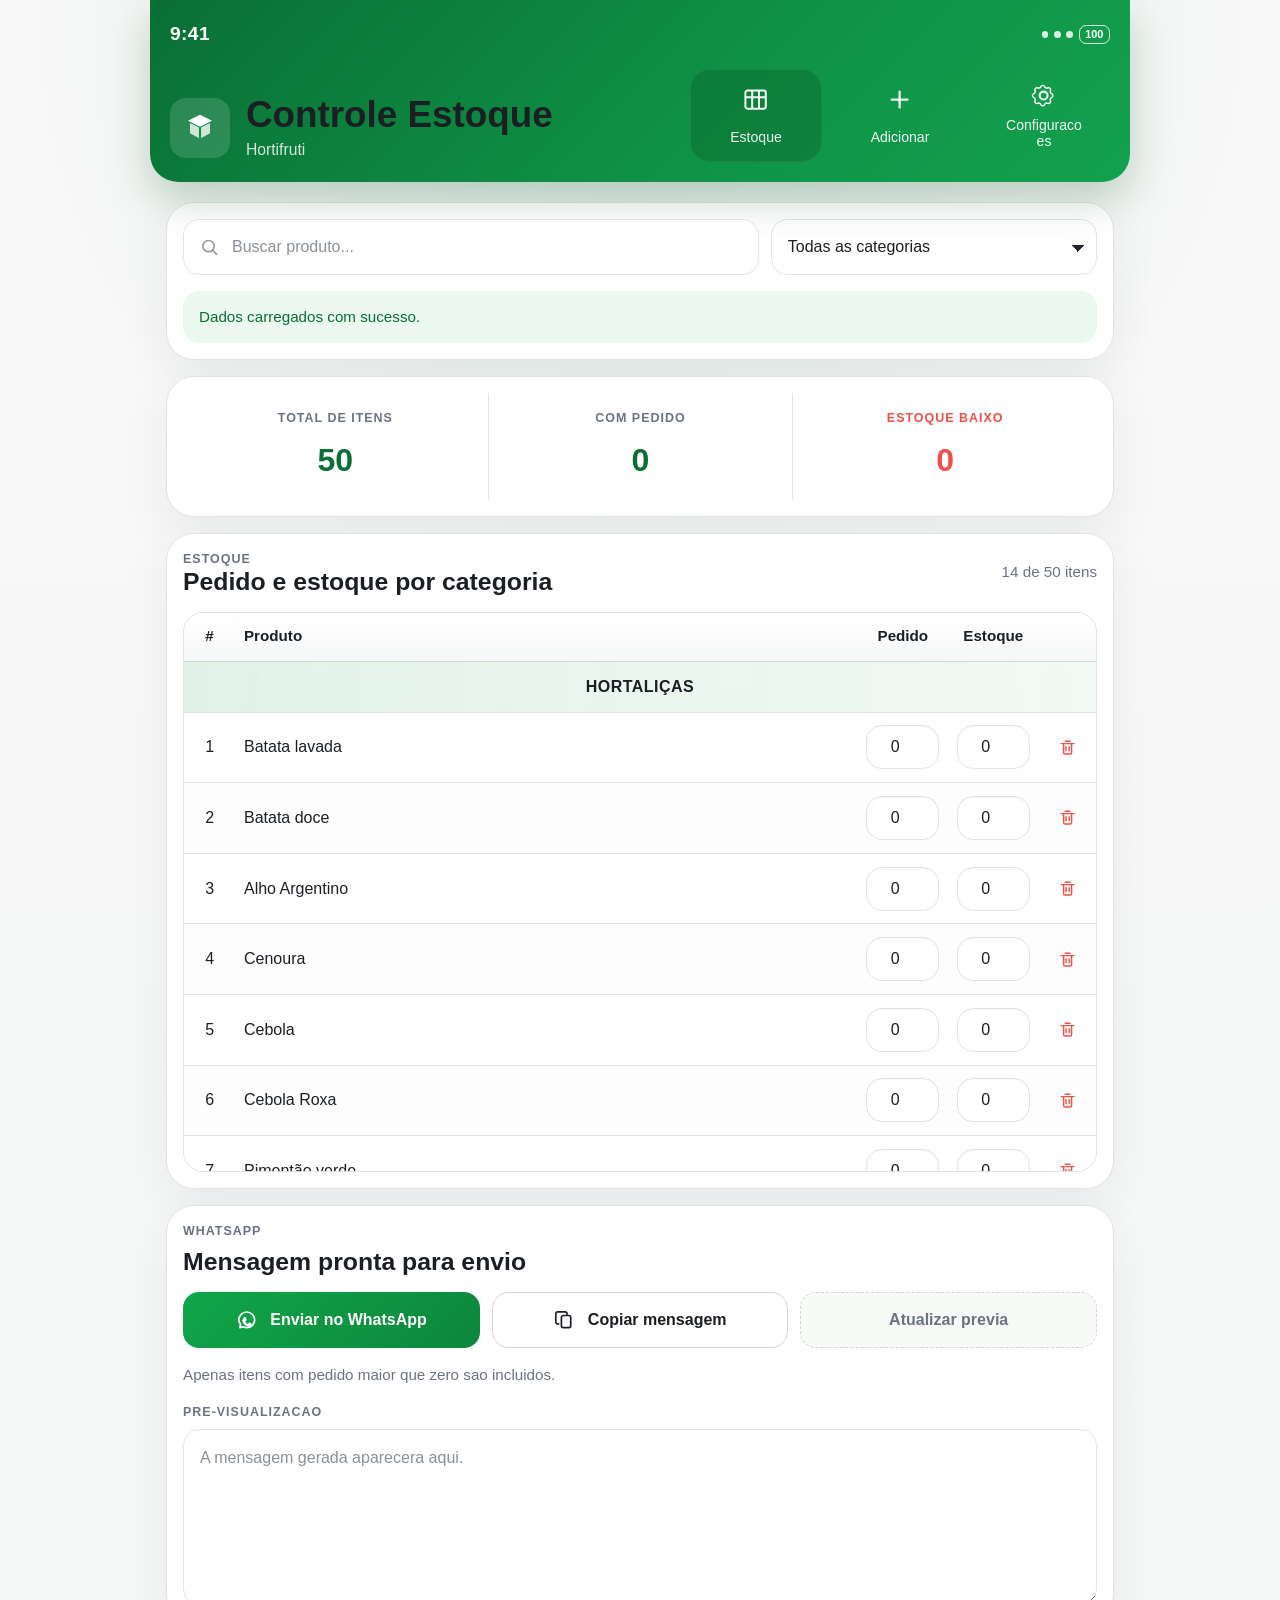
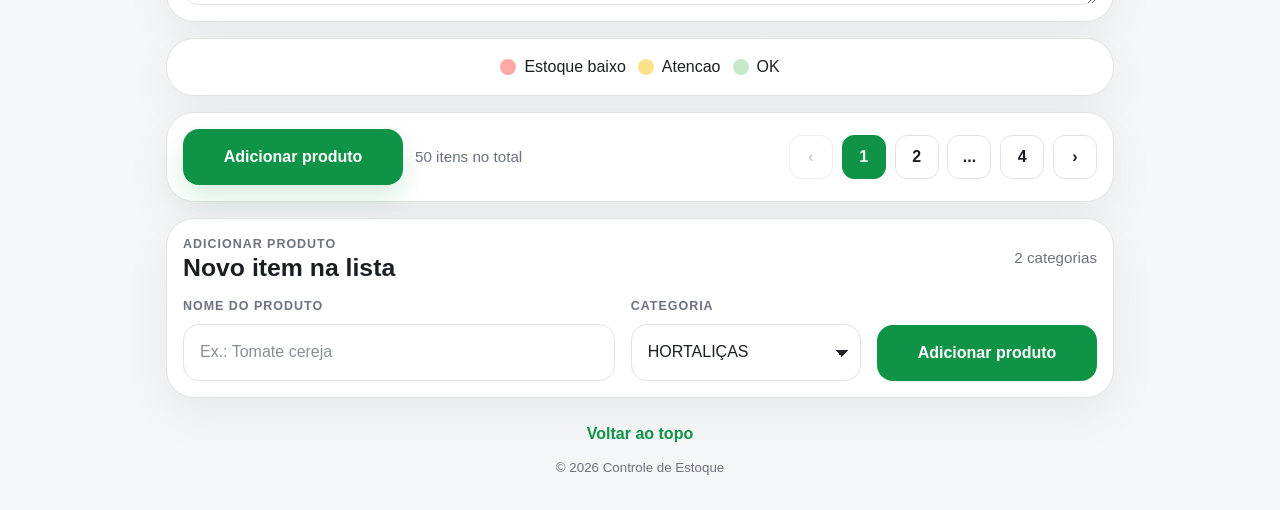
<file: index.html>
<!DOCTYPE html>
<html lang="pt-BR">
<head>
  <meta charset="UTF-8">
  <meta name="viewport" content="width=device-width, initial-scale=1.0, viewport-fit=cover">
  <meta name="theme-color" content="#0f9347">
  <meta name="description" content="Controle de estoque mobile para hortifruti com pedido, estoque e mensagem pronta para WhatsApp.">
  <title>Controle de Estoque</title>
  <link rel="manifest" href="manifest.json">
  <link rel="icon" href="assets/icons/icon.svg" type="image/svg+xml">
  <link rel="stylesheet" href="css/reset.css">
  <link rel="stylesheet" href="css/variaveis.css">
  <link rel="stylesheet" href="css/global.css">
  <link rel="stylesheet" href="css/layout.css">
  <link rel="stylesheet" href="css/componentes.css">
  <link rel="stylesheet" href="css/responsivo.css">
</head>
<body data-pagina="home">
  <div class="pagina" id="topo">
    <header class="topo-app">
      <div class="topo-app__barra" aria-hidden="true">
        <span class="topo-app__hora">9:41</span>
        <div class="topo-app__sinais">
          <span class="icone-sinal"></span>
          <span class="icone-sinal"></span>
          <span class="icone-sinal"></span>
          <span class="icone-bateria">100</span>
        </div>
      </div>

      <div class="topo-app__principal">
        <div class="topo-app__marca">
          <div class="logo-app" aria-hidden="true">
            <svg viewBox="0 0 24 24" fill="none">
              <path d="M12 2 3 6.5 12 11l9-4.5L12 2Z" fill="currentColor"></path>
              <path d="M4.5 8.2V16L12 20l7.5-4V8.2L12 12 4.5 8.2Z" fill="currentColor" opacity=".78"></path>
              <path d="M12 11v9" stroke="#0f9347" stroke-width="1.6"></path>
            </svg>
          </div>

          <div class="topo-app__titulos">
            <h1>Controle Estoque</h1>
            <p>Hortifruti</p>
          </div>
        </div>

        <nav class="atalhos-app" aria-label="Navegacao principal">
          <a class="atalho-app atalho-app--ativo" href="#secao-estoque">
            <span class="atalho-app__icone" aria-hidden="true">
              <svg viewBox="0 0 24 24" fill="none">
                <rect x="3" y="4" width="18" height="16" rx="2" stroke="currentColor" stroke-width="1.8"></rect>
                <path d="M3 10h18M9 4v16M15 4v16" stroke="currentColor" stroke-width="1.8"></path>
              </svg>
            </span>
            <span>Estoque</span>
          </a>

          <a class="atalho-app" href="#secao-adicionar">
            <span class="atalho-app__icone" aria-hidden="true">
              <svg viewBox="0 0 24 24" fill="none">
                <path d="M12 5v14M5 12h14" stroke="currentColor" stroke-width="2" stroke-linecap="round"></path>
              </svg>
            </span>
            <span>Adicionar</span>
          </a>

          <a class="atalho-app" href="pages/configuracoes.html">
            <span class="atalho-app__icone" aria-hidden="true">
              <svg viewBox="0 0 24 24" fill="none">
                <path d="M12 8.5A3.5 3.5 0 1 0 12 15.5A3.5 3.5 0 1 0 12 8.5Z" stroke="currentColor" stroke-width="1.8"></path>
                <path d="M19.4 13.5a1.8 1.8 0 0 0 .04-3l-1.12-.65a7.7 7.7 0 0 0-.54-1.31l.35-1.24a1.8 1.8 0 0 0-2.2-2.2l-1.24.35c-.42-.22-.86-.4-1.31-.54l-.65-1.12a1.8 1.8 0 0 0-3 0l-.65 1.12c-.45.14-.89.32-1.31.54l-1.24-.35a1.8 1.8 0 0 0-2.2 2.2l.35 1.24c-.22.42-.4.86-.54 1.31l-1.12.65a1.8 1.8 0 0 0 0 3l1.12.65c.14.45.32.89.54 1.31l-.35 1.24a1.8 1.8 0 0 0 2.2 2.2l1.24-.35c.42.22.86.4 1.31.54l.65 1.12a1.8 1.8 0 0 0 3 0l.65-1.12c.45-.14.89-.32 1.31-.54l1.24.35a1.8 1.8 0 0 0 2.2-2.2l-.35-1.24c.22-.42.4-.86.54-1.31l1.12-.65Z" stroke="currentColor" stroke-width="1.3" stroke-linejoin="round"></path>
              </svg>
            </span>
            <span>Configuracoes</span>
          </a>
        </nav>
      </div>
    </header>

    <div class="topo-espacador" aria-hidden="true"></div>

    <main class="conteudo-principal">
      <section class="painel painel--filtros">
        <div class="painel__filtros">
          <label class="campo campo--icone">
            <span class="campo__icone" aria-hidden="true">
              <svg viewBox="0 0 24 24" fill="none">
                <circle cx="11" cy="11" r="6.5" stroke="currentColor" stroke-width="1.8"></circle>
                <path d="m16 16 4.2 4.2" stroke="currentColor" stroke-width="1.8" stroke-linecap="round"></path>
              </svg>
            </span>
            <input
              class="campo__controle"
              id="campo-busca"
              type="search"
              placeholder="Buscar produto..."
              autocomplete="off"
            >
          </label>

          <label class="campo">
            <select class="campo__controle campo__controle--select" id="filtro-categoria" aria-label="Filtrar por categoria">
              <option value="todas">Todas as categorias</option>
            </select>
          </label>
        </div>

        <p class="alerta alerta--info" id="status-app" role="status" aria-live="polite">
          Carregando dados salvos...
        </p>
      </section>

      <section class="painel painel--metricas">
        <div class="metricas-grid">
          <article class="metrica-card">
            <span class="metrica-card__rotulo">Total de itens</span>
            <strong id="resumo-total-produtos">0</strong>
          </article>

          <article class="metrica-card">
            <span class="metrica-card__rotulo">Com pedido</span>
            <strong id="resumo-total-pedido">0</strong>
          </article>

          <article class="metrica-card metrica-card--critica">
            <span class="metrica-card__rotulo">Estoque baixo</span>
            <strong id="resumo-total-estoque-baixo">0</strong>
          </article>
        </div>
      </section>

      <section class="painel painel--tabela" id="secao-estoque">
        <div class="painel__topo painel__topo--linha">
          <div>
            <p class="marca-texto">Estoque</p>
            <h2>Pedido e estoque por categoria</h2>
          </div>
          <span class="contador-itens" id="contador-produtos-visiveis">0 de 0 itens</span>
        </div>

        <div class="tabela-area" id="lista-produtos" aria-live="polite"></div>
      </section>

      <section class="painel painel--mensagem">
        <div class="painel__topo">
          <p class="marca-texto">WhatsApp</p>
          <h2>Mensagem pronta para envio</h2>
        </div>

        <div class="barra-acoes">
          <button class="botao botao--whatsapp" id="botao-enviar-whatsapp" type="button">
            <span class="botao__icone" aria-hidden="true">
              <svg viewBox="0 0 24 24" fill="none">
                <path d="M20 11.6c0 4.6-3.8 8.4-8.5 8.4-1.4 0-2.7-.3-3.8-.9L4 20l1-3.6A8.2 8.2 0 0 1 3 11.6C3 7 6.8 3.2 11.5 3.2 16.2 3.2 20 7 20 11.6Z" stroke="currentColor" stroke-width="1.8" stroke-linejoin="round"></path>
                <path d="M8.3 9.2c.2-.6.5-.6.8-.6h.7c.2 0 .5 0 .7.5.2.6.8 2 .8 2.2 0 .2.1.4 0 .6-.1.2-.2.4-.4.6-.2.2-.4.4-.6.6-.2.2-.3.3-.1.6.2.3.9 1.5 2 2 .3.2.5.2.7 0 .2-.2.7-.8.9-1 .2-.2.3-.2.6-.1.2.1 1.5.7 1.8.8.2.1.4.2.5.4.1.1.1.8-.2 1.5-.3.7-1.7 1.4-2.3 1.5-.6.1-1.4.2-3-.5-2-1-3.4-3.1-3.7-3.5-.3-.4-.8-1.1-.8-2.1 0-1 .5-1.5.7-1.7Z" fill="currentColor"></path>
              </svg>
            </span>
            <span>Enviar no WhatsApp</span>
          </button>

          <button class="botao botao--secundario" id="botao-copiar-mensagem" type="button">
            <span class="botao__icone" aria-hidden="true">
              <svg viewBox="0 0 24 24" fill="none">
                <rect x="9" y="7" width="10" height="13" rx="2" stroke="currentColor" stroke-width="1.8"></rect>
                <path d="M6 16H5a2 2 0 0 1-2-2V5a2 2 0 0 1 2-2h8a2 2 0 0 1 2 2v1" stroke="currentColor" stroke-width="1.8" stroke-linecap="round"></path>
              </svg>
            </span>
            <span>Copiar mensagem</span>
          </button>

          <button class="botao botao--fantasma" id="botao-gerar-mensagem" type="button">
            Atualizar previa
          </button>
        </div>

        <p class="texto-ajuda">Apenas itens com pedido maior que zero sao incluidos.</p>

        <label class="campo">
          <span class="campo__rotulo">Pre-visualizacao</span>
          <textarea
            class="campo__controle campo__controle--mensagem"
            id="mensagem-preview"
            readonly
            placeholder="A mensagem gerada aparecera aqui."
          ></textarea>
        </label>
      </section>

      <section class="painel painel--legenda">
        <div class="legenda-status">
          <span class="legenda-status__item">
            <i class="legenda-status__ponto legenda-status__ponto--critico"></i>
            <span>Estoque baixo</span>
          </span>

          <span class="legenda-status__item">
            <i class="legenda-status__ponto legenda-status__ponto--atencao"></i>
            <span>Atencao</span>
          </span>

          <span class="legenda-status__item">
            <i class="legenda-status__ponto legenda-status__ponto--ok"></i>
            <span>OK</span>
          </span>
        </div>
      </section>

      <section class="painel painel--controle-lista">
        <div class="controle-lista">
          <a class="botao botao--primario controle-lista__cta" href="#secao-adicionar">
            Adicionar produto
          </a>

          <div class="controle-lista__info">
            <span class="contador-total" id="resumo-total-produtos-rodape">0 itens no total</span>
          </div>

          <nav class="paginacao" id="paginacao-lista" aria-label="Paginacao da lista"></nav>
        </div>
      </section>

      <section class="painel painel--adicionar" id="secao-adicionar">
        <div class="painel__topo painel__topo--linha">
          <div>
            <p class="marca-texto">Adicionar produto</p>
            <h2>Novo item na lista</h2>
          </div>
          <span class="contador-total" id="resumo-total-categorias">0 categorias</span>
        </div>

        <form class="formulario-produto" id="form-adicionar-produto">
          <label class="campo formulario-produto__nome">
            <span class="campo__rotulo">Nome do produto</span>
            <input
              class="campo__controle"
              id="novo-produto-nome"
              name="nome"
              type="text"
              placeholder="Ex.: Tomate cereja"
              maxlength="80"
              required
            >
          </label>

          <label class="campo">
            <span class="campo__rotulo">Categoria</span>
            <select class="campo__controle campo__controle--select" id="novo-produto-categoria" name="categoria" required></select>
          </label>

          <button class="botao botao--primario" type="submit">
            Adicionar produto
          </button>
        </form>
      </section>
    </main>

    <footer class="rodape">
      <a class="rodape__topo" href="#topo">Voltar ao topo</a>
      <small>&copy; <span id="ano-atual"></span> Controle de Estoque</small>
    </footer>
  </div>

  <noscript>Ative o JavaScript para usar o aplicativo.</noscript>

  <script defer src="js/utils.js"></script>
  <script defer src="data/produtos-iniciais.js"></script>
  <script defer src="js/validacoes.js"></script>
  <script defer src="js/categorias.js"></script>
  <script defer src="js/storage.js"></script>
  <script defer src="js/produtos.js"></script>
  <script defer src="js/mensagem.js"></script>
  <script defer src="js/whatsapp.js"></script>
  <script defer src="js/app.js"></script>
</body>
</html>
</file>
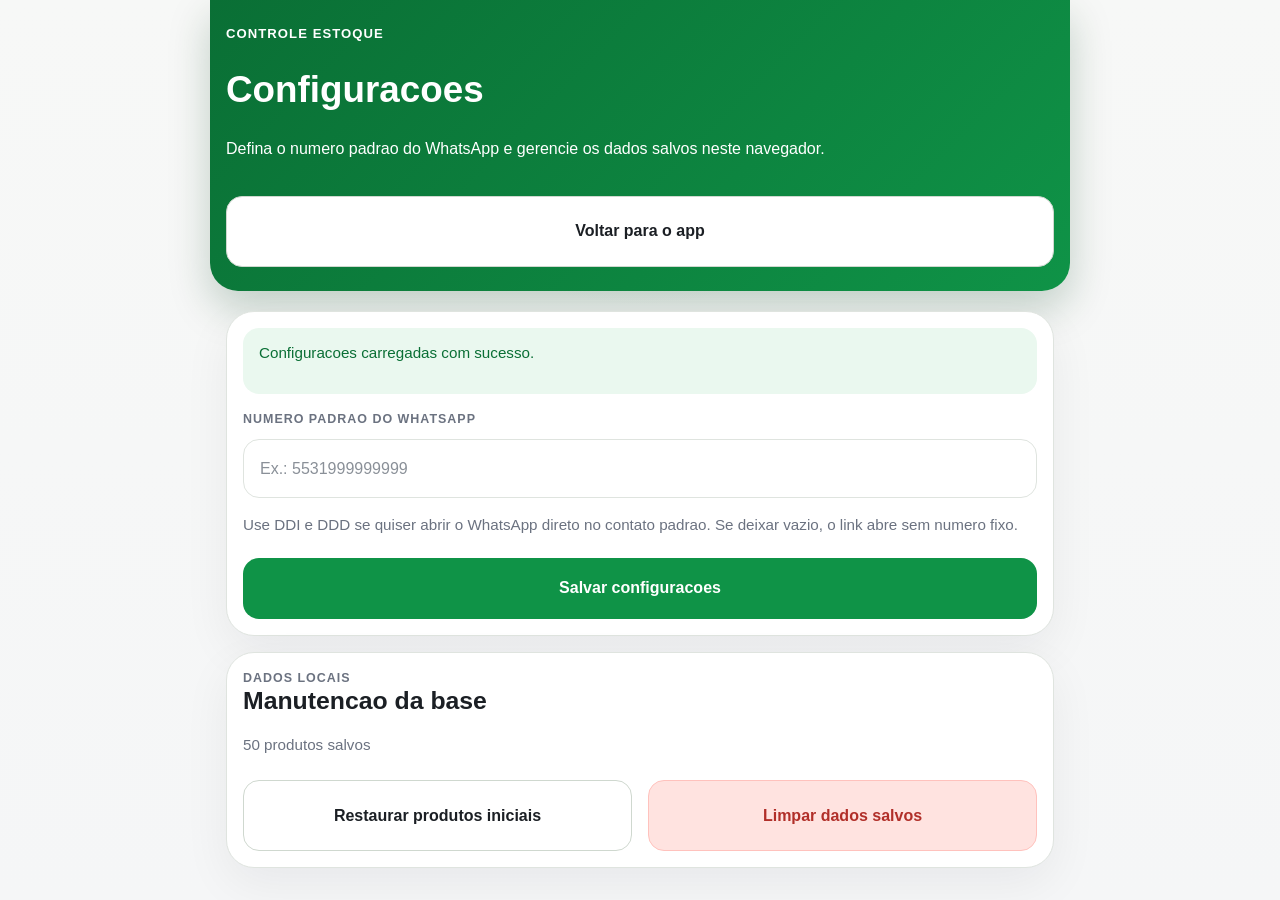
<file: pages/configuracoes.html>
<!DOCTYPE html>
<html lang="pt-BR">
<head>
  <meta charset="UTF-8">
  <meta name="viewport" content="width=device-width, initial-scale=1.0, viewport-fit=cover">
  <meta name="theme-color" content="#0f9347">
  <meta name="description" content="Configuracoes do aplicativo Controle de Estoque.">
  <title>Configuracoes | Controle de Estoque</title>
  <link rel="manifest" href="../manifest.json">
  <link rel="icon" href="../assets/icons/icon.svg" type="image/svg+xml">
  <link rel="stylesheet" href="../css/reset.css">
  <link rel="stylesheet" href="../css/variaveis.css">
  <link rel="stylesheet" href="../css/global.css">
  <link rel="stylesheet" href="../css/layout.css">
  <link rel="stylesheet" href="../css/componentes.css">
  <link rel="stylesheet" href="../styles/configuracoes.css">
</head>
<body data-pagina="configuracoes">
  <div class="pagina-configuracoes">
    <header class="topo-configuracoes">
      <p class="topo-configuracoes__chapeu">Controle Estoque</p>
      <h1>Configuracoes</h1>
      <p>Defina o numero padrao do WhatsApp e gerencie os dados salvos neste navegador.</p>
      <a class="botao botao--secundario topo-configuracoes__voltar" href="../index.html">Voltar para o app</a>
    </header>

    <main class="configuracoes-conteudo">
      <section class="painel configuracoes-card">
        <p class="alerta alerta--info" id="status-configuracoes" role="status" aria-live="polite">
          Carregando configuracoes...
        </p>

        <form class="configuracoes-formulario" id="form-configuracoes">
          <label class="campo">
            <span class="campo__rotulo">Numero padrao do WhatsApp</span>
            <input
              class="campo__controle"
              id="numero-whatsapp"
              type="tel"
              inputmode="tel"
              placeholder="Ex.: 5531999999999"
              autocomplete="tel"
            >
          </label>

          <p class="texto-ajuda">
            Use DDI e DDD se quiser abrir o WhatsApp direto no contato padrao. Se deixar vazio, o link abre sem numero fixo.
          </p>

          <button class="botao botao--primario" type="submit">
            Salvar configuracoes
          </button>
        </form>
      </section>

      <section class="painel configuracoes-card">
        <div class="configuracoes-card__topo">
          <div>
            <p class="marca-texto">Dados locais</p>
            <h2>Manutencao da base</h2>
          </div>
          <span class="contador-total" id="contador-configuracoes-produtos">0 produtos salvos</span>
        </div>

        <div class="configuracoes-acoes">
          <button class="botao botao--secundario" id="botao-restaurar" type="button">
            Restaurar produtos iniciais
          </button>
          <button class="botao botao--perigo-config" id="botao-limpar" type="button">
            Limpar dados salvos
          </button>
        </div>
      </section>
    </main>
  </div>

  <script defer src="../js/utils.js"></script>
  <script defer src="../data/produtos-iniciais.js"></script>
  <script defer src="../js/validacoes.js"></script>
  <script defer src="../js/storage.js"></script>
  <script defer src="../scripts/configuracoes.js"></script>
</body>
</html>
</file>
<file: css/variaveis.css>
:root {
  --cor-primaria: #0f9347;
  --cor-primaria-escura: #0a6f35;
  --cor-primaria-suave: #eaf8ef;
  --cor-secundaria: #f4f6f4;
  --cor-fundo: #f5f6f7;
  --cor-superficie: #ffffff;
  --cor-superficie-secundaria: #f8faf8;
  --cor-borda: #dfe4df;
  --cor-borda-forte: #cfd8cf;
  --cor-texto: #1b1f24;
  --cor-texto-suave: #6b7280;
  --cor-whatsapp: #10a64a;
  --cor-whatsapp-escura: #0d863b;
  --cor-perigo: #f04f45;
  --cor-perigo-suave: #ffe3e0;
  --cor-alerta: #ffcc4d;
  --cor-alerta-suave: #fff2c9;
  --cor-ok: #cdeecf;
  --cor-ok-texto: #1f7a36;
  --cor-info: #edf3ff;
  --cor-info-texto: #365ca8;
  --sombra-cartao: 0 16px 48px rgba(16, 24, 40, 0.06);
  --sombra-topo: 0 18px 42px rgba(5, 63, 27, 0.22);
  --altura-topo-mobile: 15.75rem;
  --altura-topo-tablet: 14rem;
  --raio-xl: 28px;
  --raio-lg: 20px;
  --raio-md: 16px;
  --raio-sm: 12px;
  --espaco-1: 0.25rem;
  --espaco-2: 0.5rem;
  --espaco-3: 0.75rem;
  --espaco-4: 1rem;
  --espaco-5: 1.25rem;
  --espaco-6: 1.5rem;
  --espaco-7: 2rem;
  --espaco-8: 2.5rem;
  --largura-maxima: 980px;
  --fonte-base: "Aptos", "Segoe UI", "Helvetica Neue", Arial, sans-serif;
  --fonte-destaque: "Trebuchet MS", "Segoe UI", sans-serif;
  --tempo-transicao: 180ms ease;
}
</file>
<file: css/global.css>
body {
  background:
    radial-gradient(circle at top center, rgba(15, 147, 71, 0.1), transparent 28%),
    linear-gradient(180deg, #f7f8f7 0%, var(--cor-fundo) 100%);
  color: var(--cor-texto);
  font-family: var(--fonte-base);
  line-height: 1.5;
  overflow-x: hidden;
}

h1,
h2,
h3 {
  color: var(--cor-texto);
  font-family: var(--fonte-destaque);
  line-height: 1.1;
}

h1 {
  font-size: clamp(1.55rem, 5.4vw, 2.3rem);
}

h2 {
  font-size: clamp(1.15rem, 4.5vw, 1.55rem);
}

h3 {
  font-size: 1rem;
}

p,
small {
  color: var(--cor-texto-suave);
}

button,
a,
input,
select,
textarea {
  transition:
    transform var(--tempo-transicao),
    background-color var(--tempo-transicao),
    border-color var(--tempo-transicao),
    color var(--tempo-transicao),
    box-shadow var(--tempo-transicao);
}

button:focus-visible,
a:focus-visible,
input:focus-visible,
select:focus-visible,
textarea:focus-visible {
  box-shadow: 0 0 0 4px rgba(15, 147, 71, 0.16);
  outline: 2px solid transparent;
}

::selection {
  background: rgba(15, 147, 71, 0.16);
}
</file>
<file: css/layout.css>
.pagina {
  display: grid;
  gap: var(--espaco-5);
  margin: 0 auto;
  max-width: var(--largura-maxima);
  min-height: 100vh;
  padding: 0 0 var(--espaco-7);
  position: relative;
}

.topo-app {
  backdrop-filter: blur(10px);
  background: linear-gradient(135deg, var(--cor-primaria-escura) 0%, var(--cor-primaria) 60%, #13a14e 100%);
  border-radius: 0 0 28px 28px;
  box-shadow: var(--sombra-topo);
  color: #ffffff;
  display: grid;
  gap: var(--espaco-5);
  max-width: 100%;
  padding:
    calc(env(safe-area-inset-top, 0px) + var(--espaco-5))
    var(--espaco-4)
    var(--espaco-5);
  position: relative;
  width: 100%;
}

.topo-app__barra,
.topo-app__principal,
.topo-app__marca,
.topo-app__sinais,
.painel__filtros,
.metricas-grid,
.painel__topo--linha,
.barra-acoes,
.legenda-status,
.controle-lista {
  display: grid;
}

.topo-espacador {
  display: none;
}

.topo-app__barra {
  align-items: center;
  grid-template-columns: 1fr auto;
}

.topo-app__principal {
  gap: var(--espaco-5);
}

.topo-app__marca {
  align-items: center;
  gap: var(--espaco-4);
  grid-template-columns: auto 1fr;
}

.topo-app__sinais {
  align-items: center;
  gap: 0.35rem;
  grid-auto-flow: column;
}

.conteudo-principal {
  display: grid;
  gap: var(--espaco-4);
  padding: 0 var(--espaco-3);
}

.painel {
  display: grid;
  gap: var(--espaco-4);
}

.painel__topo {
  display: grid;
  gap: var(--espaco-2);
}

.painel__topo--linha {
  align-items: center;
  gap: var(--espaco-3);
}

.painel__filtros {
  gap: var(--espaco-3);
}

.metricas-grid {
  gap: 0;
  grid-template-columns: repeat(3, minmax(0, 1fr));
}

.barra-acoes,
.legenda-status,
.controle-lista {
  gap: var(--espaco-3);
}

.formulario-produto {
  display: grid;
  gap: var(--espaco-4);
}

.controle-lista__info {
  display: grid;
  justify-items: center;
}

.rodape {
  display: grid;
  gap: var(--espaco-3);
  justify-items: center;
  padding: 0 var(--espaco-4);
}
</file>
<file: css/componentes.css>
.painel {
  background: var(--cor-superficie);
  border: 1px solid var(--cor-borda);
  border-radius: var(--raio-xl);
  box-shadow: var(--sombra-cartao);
  padding: var(--espaco-4);
}

.painel--filtros {
  margin-top: calc(var(--espaco-1) * -1);
}

.topo-app__hora {
  font-size: 1.2rem;
  font-weight: 800;
  letter-spacing: 0.02em;
}

.icone-sinal {
  background: rgba(255, 255, 255, 0.95);
  border-radius: 999px;
  display: inline-block;
  height: 0.42rem;
  opacity: 0.9;
  width: 0.42rem;
}

.icone-bateria {
  border: 1.5px solid rgba(255, 255, 255, 0.85);
  border-radius: 0.45rem;
  font-size: 0.68rem;
  font-weight: 700;
  line-height: 1;
  padding: 0.18rem 0.35rem;
}

.logo-app {
  align-items: center;
  background: rgba(255, 255, 255, 0.14);
  border-radius: var(--raio-md);
  color: #ffffff;
  display: inline-flex;
  height: 3.75rem;
  justify-content: center;
  width: 3.75rem;
}

.logo-app svg {
  height: 2rem;
  width: 2rem;
}

.topo-app__titulos p {
  color: rgba(255, 255, 255, 0.82);
  font-size: 0.98rem;
  margin-top: 0.2rem;
}

.atalhos-app {
  display: grid;
  gap: var(--espaco-3);
  grid-template-columns: repeat(3, minmax(0, 1fr));
}

.atalho-app {
  align-items: center;
  border-radius: var(--raio-lg);
  color: rgba(255, 255, 255, 0.94);
  display: grid;
  font-size: 0.88rem;
  gap: var(--espaco-2);
  justify-items: center;
  line-height: 1.15;
  min-height: 5.2rem;
  padding: 0.8rem 0.3rem;
  text-align: center;
}

.atalho-app:hover {
  background: rgba(255, 255, 255, 0.08);
}

.atalho-app--ativo {
  background: rgba(7, 85, 34, 0.32);
  box-shadow: inset 0 0 0 1px rgba(255, 255, 255, 0.06);
}

.atalho-app__icone {
  display: inline-flex;
  height: 1.7rem;
  width: 1.7rem;
}

.atalho-app__icone svg {
  height: 100%;
  width: 100%;
}

.atalho-app > span:last-child {
  display: block;
  max-width: 5rem;
  overflow-wrap: anywhere;
}

.marca-texto,
.campo__rotulo,
.metrica-card__rotulo {
  color: var(--cor-texto-suave);
  font-size: 0.78rem;
  font-weight: 700;
  letter-spacing: 0.08em;
  text-transform: uppercase;
}

.botao {
  align-items: center;
  border-radius: var(--raio-md);
  display: inline-flex;
  gap: var(--espaco-3);
  justify-content: center;
  min-height: 3.5rem;
  padding: 0.95rem 1rem;
  width: 100%;
}

.botao:hover {
  transform: translateY(-1px);
}

.botao--primario {
  background: var(--cor-primaria);
  color: #ffffff;
  font-weight: 700;
}

.botao--primario:hover {
  background: var(--cor-primaria-escura);
}

.botao--secundario {
  background: var(--cor-superficie);
  border: 1px solid var(--cor-borda-forte);
  color: var(--cor-texto);
  font-weight: 700;
}

.botao--secundario:hover {
  border-color: var(--cor-primaria);
  color: var(--cor-primaria);
}

.botao--whatsapp {
  background: linear-gradient(135deg, var(--cor-whatsapp) 0%, var(--cor-whatsapp-escura) 100%);
  color: #ffffff;
  font-weight: 800;
}

.botao--fantasma {
  background: var(--cor-superficie-secundaria);
  border: 1px dashed var(--cor-borda-forte);
  color: var(--cor-texto-suave);
  font-weight: 700;
}

.botao__icone {
  display: inline-flex;
  height: 1.4rem;
  width: 1.4rem;
}

.botao__icone svg {
  height: 100%;
  width: 100%;
}

.campo {
  display: grid;
  gap: var(--espaco-2);
}

.campo--icone {
  position: relative;
}

.campo__icone {
  color: #9097a3;
  display: inline-flex;
  height: 1.3rem;
  left: 1rem;
  position: absolute;
  top: 50%;
  transform: translateY(-50%);
  width: 1.3rem;
}

.campo__icone svg {
  height: 100%;
  width: 100%;
}

.campo__controle {
  background: var(--cor-superficie);
  border: 1px solid var(--cor-borda);
  border-radius: var(--raio-md);
  color: var(--cor-texto);
  min-height: 3.5rem;
  padding: 0.95rem 1rem;
  width: 100%;
}

.campo--icone .campo__controle {
  padding-left: 3rem;
}

.campo__controle::placeholder {
  color: #8a9098;
}

.campo__controle:focus {
  border-color: var(--cor-primaria);
}

.campo__controle--select {
  appearance: none;
  background-image:
    linear-gradient(45deg, transparent 50%, #20242b 50%),
    linear-gradient(135deg, #20242b 50%, transparent 50%);
  background-position:
    calc(100% - 1.1rem) calc(1.55rem),
    calc(100% - 0.75rem) calc(1.55rem);
  background-repeat: no-repeat;
  background-size: 0.45rem 0.45rem, 0.45rem 0.45rem;
  padding-right: 2.8rem;
}

.campo__controle--mensagem {
  min-height: 11rem;
  resize: vertical;
}

.alerta {
  border-radius: var(--raio-md);
  font-size: 0.95rem;
  padding: 0.9rem 1rem;
}

.alerta--info {
  background: var(--cor-info);
  color: var(--cor-info-texto);
}

.alerta--sucesso {
  background: var(--cor-primaria-suave);
  color: var(--cor-primaria-escura);
}

.alerta--erro {
  background: var(--cor-perigo-suave);
  color: #b12f29;
}

.metrica-card {
  align-items: center;
  display: grid;
  gap: var(--espaco-2);
  justify-items: center;
  min-height: 5.8rem;
  padding: var(--espaco-4) var(--espaco-3);
  text-align: center;
}

.metrica-card + .metrica-card {
  border-left: 1px solid var(--cor-borda);
}

.metrica-card strong {
  color: var(--cor-primaria-escura);
  font-family: var(--fonte-destaque);
  font-size: 2rem;
}

.metrica-card--critica strong,
.metrica-card--critica .metrica-card__rotulo {
  color: var(--cor-perigo);
}

.contador-itens,
.contador-total {
  color: var(--cor-texto-suave);
  font-size: 0.95rem;
}

.tabela-area {
  background: linear-gradient(180deg, #ffffff 0%, #fbfcfb 100%);
  border: 1px solid var(--cor-borda);
  border-radius: var(--raio-lg);
  overflow: hidden;
}

.tabela-scroll {
  max-height: min(59vh, 820px);
  overflow: auto;
  overflow-x: auto;
  overscroll-behavior: contain;
}

.tabela-estoque {
  border-collapse: collapse;
  min-width: 22rem;
  min-width: 100%;
  width: 100%;
}

.tabela-estoque th,
.tabela-estoque td {
  border-bottom: 1px solid var(--cor-borda);
  padding: 0.8rem 0.55rem;
  vertical-align: middle;
}

.tabela-estoque thead th {
  background: linear-gradient(180deg, #ffffff 0%, #f6f8f7 100%);
  border-bottom: 1px solid var(--cor-borda-forte);
  color: var(--cor-texto);
  font-size: 0.95rem;
  font-weight: 800;
  position: sticky;
  text-align: center;
  top: 0;
  z-index: 3;
}

.tabela-estoque th:nth-child(2),
.tabela-estoque td:nth-child(2) {
  text-align: left;
  white-space: nowrap;
}

.tabela-estoque td:first-child,
.tabela-estoque th:first-child,
.tabela-estoque td:last-child,
.tabela-estoque th:last-child {
  text-align: center;
  width: 3.2rem;
}

.tabela-estoque td:nth-child(3),
.tabela-estoque th:nth-child(3),
.tabela-estoque td:nth-child(4),
.tabela-estoque th:nth-child(4) {
  width: 5.65rem;
}

.tabela-estoque td:nth-child(2),
.tabela-estoque th:nth-child(2) {
  min-width: 9rem;
}

.tabela-estoque tbody tr:last-child td {
  border-bottom: none;
}

.linha-categoria td {
  background: linear-gradient(90deg, rgba(15, 147, 71, 0.12) 0%, rgba(15, 147, 71, 0.05) 100%);
  color: var(--cor-texto);
  font-size: 1rem;
  font-weight: 800;
  letter-spacing: 0.03em;
  text-transform: uppercase;
}

.linha-produto td {
  background: #ffffff;
  color: var(--cor-texto);
}

.linha-produto:nth-child(odd) td {
  background: #fcfdfc;
}

.linha-produto:hover td {
  background: #f8fbf9;
}

.coluna-indice {
  color: var(--cor-texto-suave);
  font-variant-numeric: tabular-nums;
}

.campo-tabela {
  background-clip: padding-box;
  box-shadow: inset 0 1px 2px rgba(16, 24, 40, 0.03);
  font-size: 1rem;
  min-height: 2.75rem;
  padding: 0.55rem 0.5rem;
  text-align: center;
}

.campo-tabela:focus {
  box-shadow:
    0 0 0 3px rgba(15, 147, 71, 0.12),
    inset 0 1px 2px rgba(16, 24, 40, 0.04);
}

.campo-tabela--critico {
  background: #ffe1de;
  border-color: #ffc0bb;
  color: #b93b34;
}

.campo-tabela--atencao {
  background: var(--cor-alerta-suave);
  border-color: #ffd977;
  color: #8c6400;
}

.campo-tabela--ok {
  background: #effaf1;
  border-color: #bfe7c3;
  color: var(--cor-ok-texto);
}

.botao-icone {
  align-items: center;
  border-radius: 999px;
  color: var(--cor-perigo);
  display: inline-flex;
  height: 2.5rem;
  justify-content: center;
  width: 2.5rem;
}

.botao-icone:hover {
  background: rgba(240, 79, 69, 0.12);
}

.botao-icone svg {
  height: 1.2rem;
  width: 1.2rem;
}

.vazio {
  background: var(--cor-superficie-secundaria);
  color: var(--cor-texto-suave);
  padding: var(--espaco-6);
  text-align: center;
}

.texto-ajuda {
  font-size: 0.95rem;
}

.legenda-status {
  align-items: center;
  justify-content: space-between;
}

.legenda-status__item {
  align-items: center;
  color: var(--cor-texto);
  display: inline-flex;
  gap: var(--espaco-2);
}

.legenda-status__ponto {
  border-radius: 999px;
  display: inline-block;
  height: 1rem;
  width: 1rem;
}

.legenda-status__ponto--critico {
  background: #ffa8a4;
}

.legenda-status__ponto--atencao {
  background: #ffe08a;
}

.legenda-status__ponto--ok {
  background: #c5eac8;
}

.rodape__topo {
  color: var(--cor-primaria);
  font-weight: 700;
}

.controle-lista__cta {
  box-shadow: 0 12px 24px rgba(15, 147, 71, 0.16);
}

.paginacao {
  align-items: center;
  display: flex;
  flex-wrap: wrap;
  gap: 0.55rem;
  justify-content: center;
}

.paginacao__botao,
.paginacao__pagina,
.paginacao__reticencias {
  align-items: center;
  background: var(--cor-superficie);
  border: 1px solid var(--cor-borda);
  border-radius: var(--raio-sm);
  color: var(--cor-texto);
  display: inline-flex;
  font-weight: 700;
  height: 2.75rem;
  justify-content: center;
  min-width: 2.75rem;
  padding: 0 0.8rem;
}

.paginacao__botao:hover,
.paginacao__pagina:hover {
  border-color: var(--cor-primaria);
  color: var(--cor-primaria);
}

.paginacao__pagina--ativa {
  background: var(--cor-primaria);
  border-color: var(--cor-primaria);
  color: #ffffff;
}

.paginacao__botao[disabled] {
  color: #a7afb8;
  cursor: not-allowed;
  opacity: 0.6;
}
</file>
<file: css/responsivo.css>
@media (min-width: 560px) {
  .pagina {
    gap: var(--espaco-6);
  }

  .topo-app {
    padding-left: var(--espaco-5);
    padding-right: var(--espaco-5);
  }

  .conteudo-principal {
    padding: 0 var(--espaco-4);
  }

  .topo-espacador {
    height: var(--altura-topo-tablet);
  }

  .painel__filtros {
    grid-template-columns: minmax(0, 1.5fr) minmax(210px, 0.85fr);
  }

  .barra-acoes {
    grid-template-columns: repeat(3, minmax(0, 1fr));
  }

  .formulario-produto {
    align-items: end;
    grid-template-columns: minmax(0, 1.5fr) minmax(220px, 0.8fr) minmax(220px, 0.7fr);
  }

  .controle-lista {
    align-items: center;
    grid-template-columns: minmax(220px, auto) 1fr auto;
  }

  .controle-lista__info {
    justify-items: start;
  }
}

@media (min-width: 760px) {
  .topo-app__principal {
    align-items: end;
    grid-template-columns: minmax(0, 1fr) minmax(420px, auto);
  }

  .painel__topo--linha {
    grid-template-columns: 1fr auto;
  }

  .legenda-status {
    grid-auto-flow: column;
    justify-content: center;
  }

  .tabela-scroll {
    max-height: min(62vh, 920px);
  }
}
</file>
<file: styles/configuracoes.css>
.pagina-configuracoes {
  display: grid;
  gap: var(--espaco-5);
  margin: 0 auto;
  max-width: 860px;
  min-height: 100vh;
  padding: 0 0 var(--espaco-7);
}

.topo-configuracoes {
  background: linear-gradient(135deg, var(--cor-primaria-escura) 0%, var(--cor-primaria) 100%);
  border-radius: 0 0 28px 28px;
  box-shadow: var(--sombra-topo);
  color: #ffffff;
  display: grid;
  gap: var(--espaco-3);
  padding:
    calc(env(safe-area-inset-top, 0px) + var(--espaco-6))
    var(--espaco-4)
    var(--espaco-6);
}

.topo-configuracoes p,
.topo-configuracoes h1 {
  color: #ffffff;
}

.topo-configuracoes__chapeu {
  font-size: 0.82rem;
  font-weight: 700;
  letter-spacing: 0.08em;
  text-transform: uppercase;
}

.topo-configuracoes__voltar {
  margin-top: var(--espaco-2);
}

.configuracoes-conteudo {
  display: grid;
  gap: var(--espaco-4);
  padding: 0 var(--espaco-3);
}

.configuracoes-card {
  gap: var(--espaco-4);
}

.configuracoes-formulario,
.configuracoes-acoes {
  display: grid;
  gap: var(--espaco-4);
}

.configuracoes-card__topo {
  display: grid;
  gap: var(--espaco-3);
}

.botao--perigo-config {
  background: var(--cor-perigo-suave);
  border: 1px solid #ffc2bd;
  color: #b12f29;
  font-weight: 700;
}

@media (min-width: 620px) {
  .configuracoes-conteudo {
    padding: 0 var(--espaco-4);
  }

  .configuracoes-acoes {
    grid-template-columns: repeat(2, minmax(0, 1fr));
  }
}
</file>
